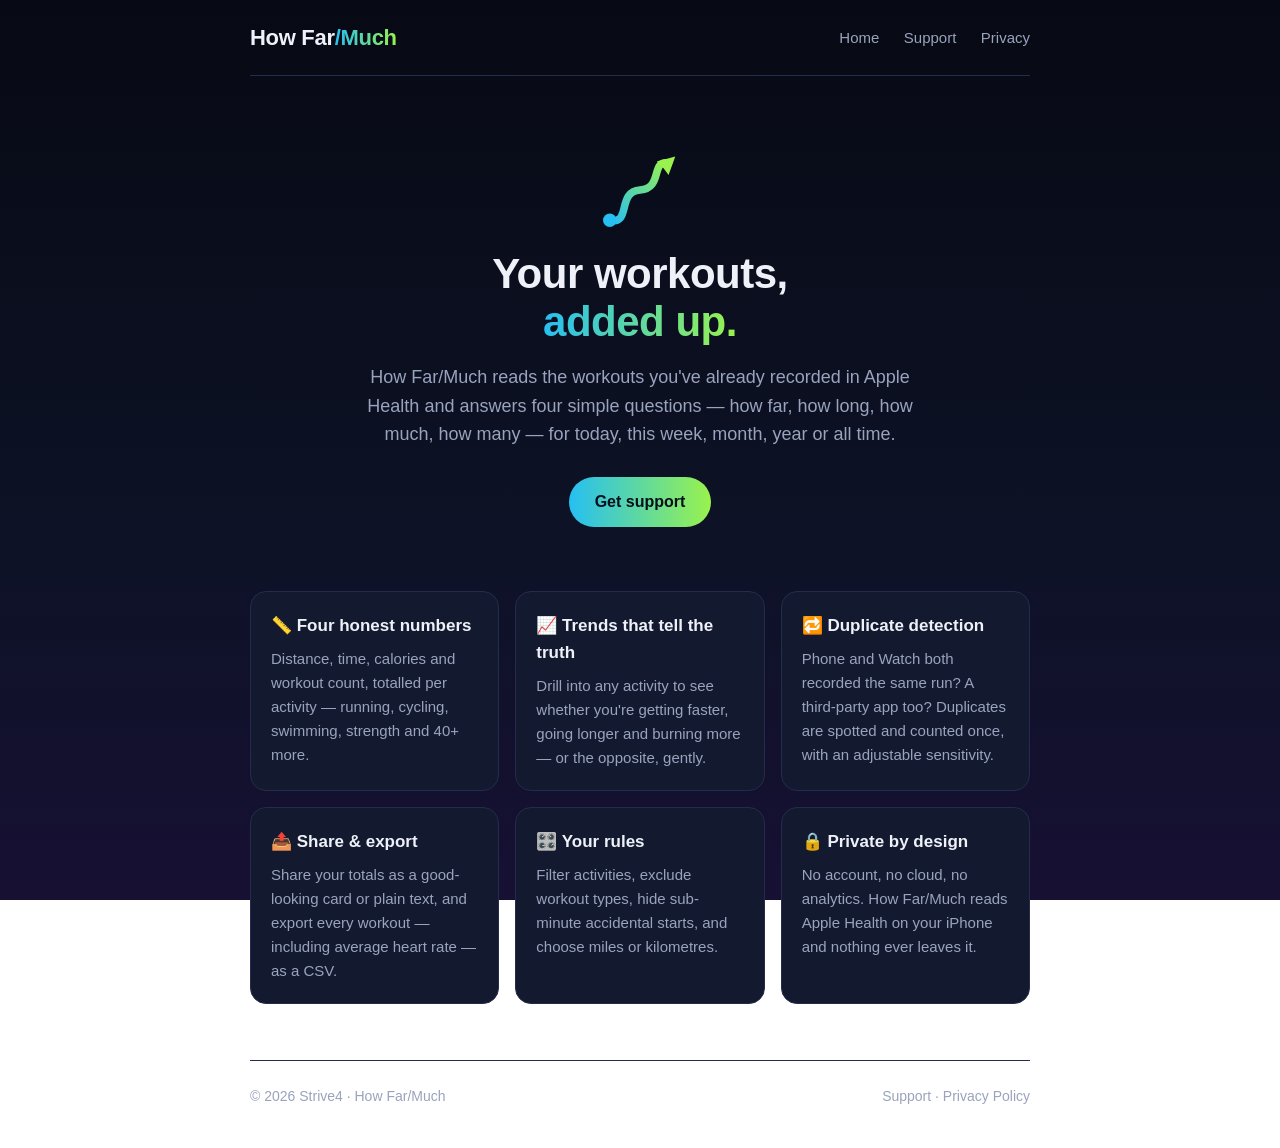
<file: docs/index.html>
<!DOCTYPE html>
<html lang="en">
<head>
  <meta charset="UTF-8" />
  <meta name="viewport" content="width=device-width, initial-scale=1.0" />
  <title>How Far/Much — your workouts, added up</title>
  <meta name="description" content="How Far/Much reads your workouts from Apple Health and adds them up — how far, how long, how much and how many — with trends, duplicate detection and CSV export. Everything stays on your iPhone." />
  <link rel="stylesheet" href="styles.css" />
</head>
<body>
  <div class="wrap">
    <header class="site">
      <div class="logo">How Far<span>/Much</span></div>
      <nav class="site">
        <a href="index.html">Home</a>
        <a href="support.html">Support</a>
        <a href="privacy.html">Privacy</a>
      </nav>
    </header>

    <section class="hero">
      <svg class="hero-mark" viewBox="0 0 100 100" xmlns="http://www.w3.org/2000/svg" aria-hidden="true">
        <defs>
          <linearGradient id="route" x1="0" y1="1" x2="1" y2="0">
            <stop offset="0" stop-color="#26bff2" />
            <stop offset="1" stop-color="#99f24d" />
          </linearGradient>
        </defs>
        <path d="M14 86 C40 92, 22 52, 50 50 S 62 14, 84 18" fill="none"
              stroke="url(#route)" stroke-width="9" stroke-linecap="round" />
        <circle cx="14" cy="86" r="8" fill="#26bff2" />
        <path d="M92 10 L70 16 L78 24 L84 32 Z" fill="#99f24d" />
      </svg>
      <h1>Your workouts,<br /><em>added up.</em></h1>
      <p>How Far/Much reads the workouts you've already recorded in Apple Health and answers four simple questions — how far, how long, how much, how many — for today, this week, month, year or all time.</p>
      <a class="btn" href="support.html">Get support</a>
    </section>

    <section class="features">
      <div class="card">
        <h3>📏 Four honest numbers</h3>
        <p>Distance, time, calories and workout count, totalled per activity — running, cycling, swimming, strength and 40+ more.</p>
      </div>
      <div class="card">
        <h3>📈 Trends that tell the truth</h3>
        <p>Drill into any activity to see whether you're getting faster, going longer and burning more — or the opposite, gently.</p>
      </div>
      <div class="card">
        <h3>🔁 Duplicate detection</h3>
        <p>Phone and Watch both recorded the same run? A third-party app too? Duplicates are spotted and counted once, with an adjustable sensitivity.</p>
      </div>
      <div class="card">
        <h3>📤 Share &amp; export</h3>
        <p>Share your totals as a good-looking card or plain text, and export every workout — including average heart rate — as a CSV.</p>
      </div>
      <div class="card">
        <h3>🎛️ Your rules</h3>
        <p>Filter activities, exclude workout types, hide sub-minute accidental starts, and choose miles or kilometres.</p>
      </div>
      <div class="card">
        <h3>🔒 Private by design</h3>
        <p>No account, no cloud, no analytics. How Far/Much reads Apple Health on your iPhone and nothing ever leaves it.</p>
      </div>
    </section>
  </div>

  <div class="wrap">
    <footer class="site">
      <div>© 2026 Strive4 · How Far/Much</div>
      <div>
        <a href="support.html">Support</a> ·
        <a href="privacy.html">Privacy Policy</a>
      </div>
    </footer>
  </div>
</body>
</html>
</file>
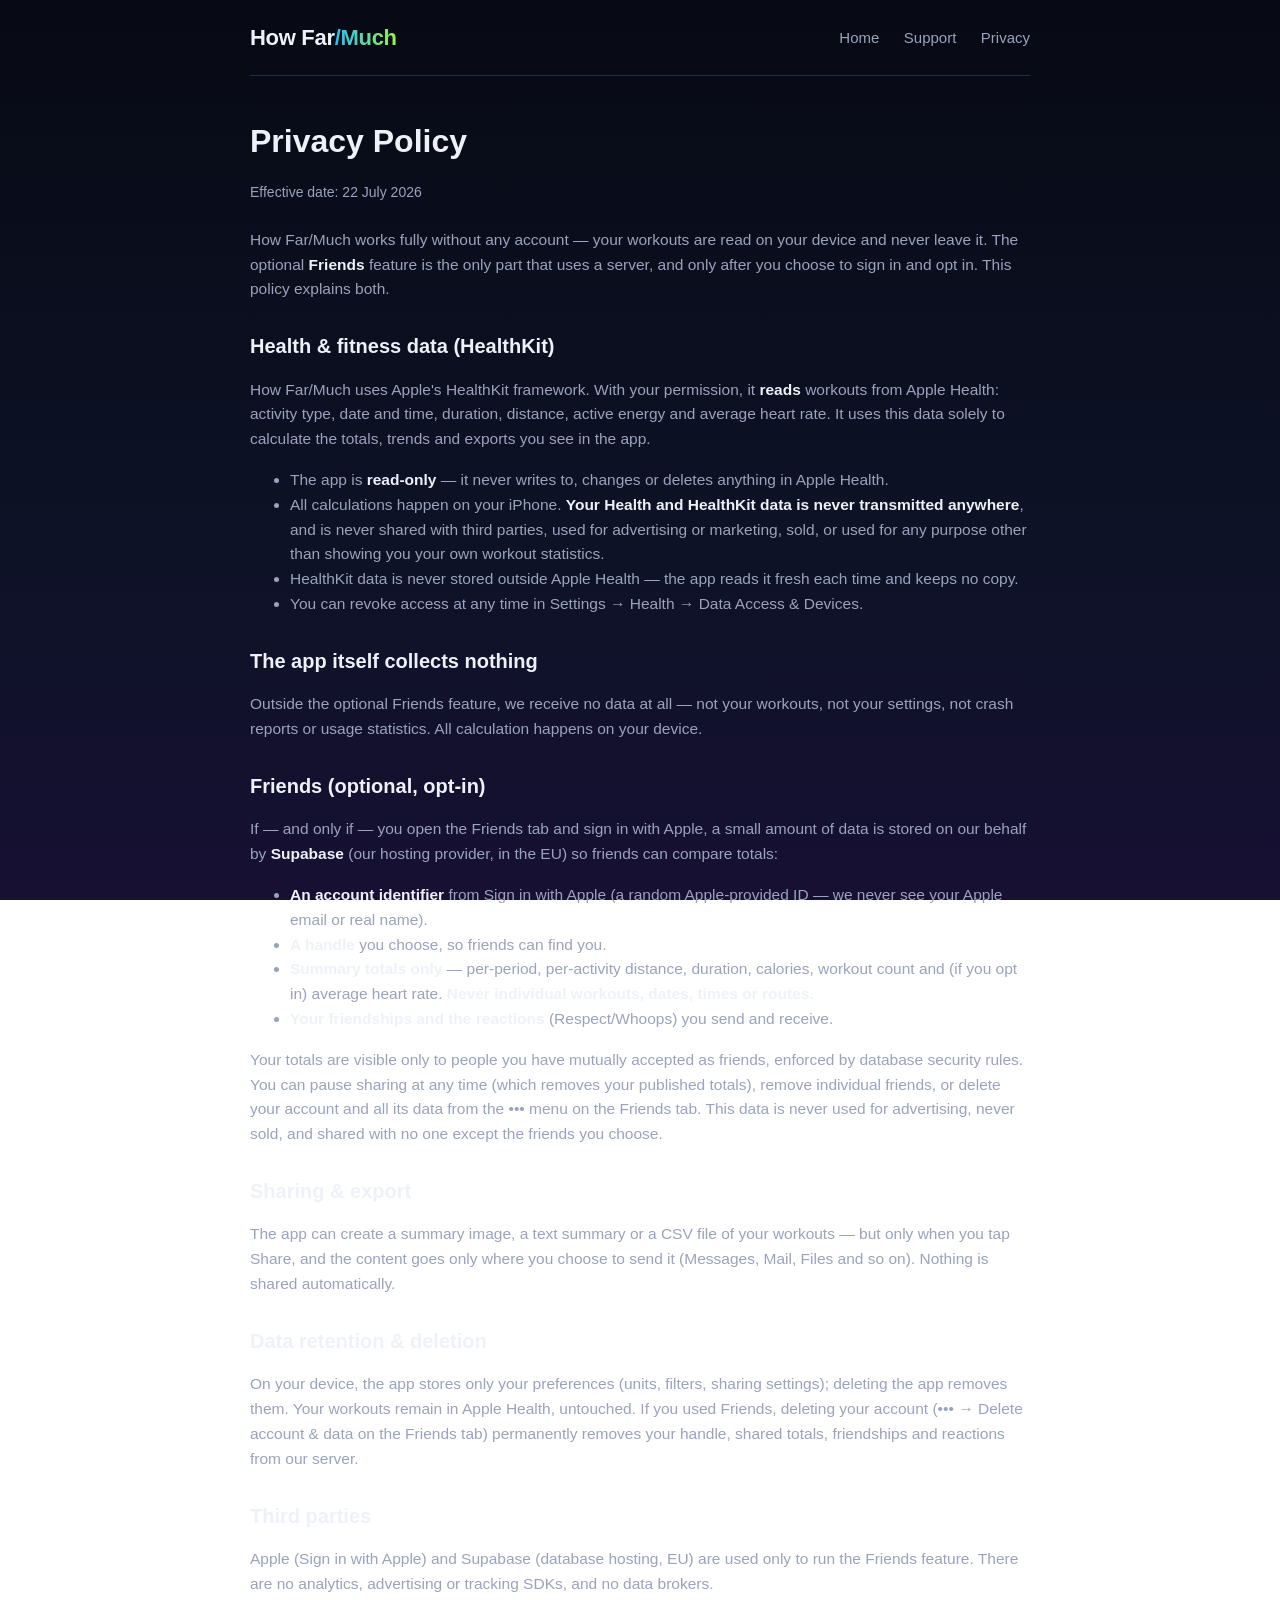
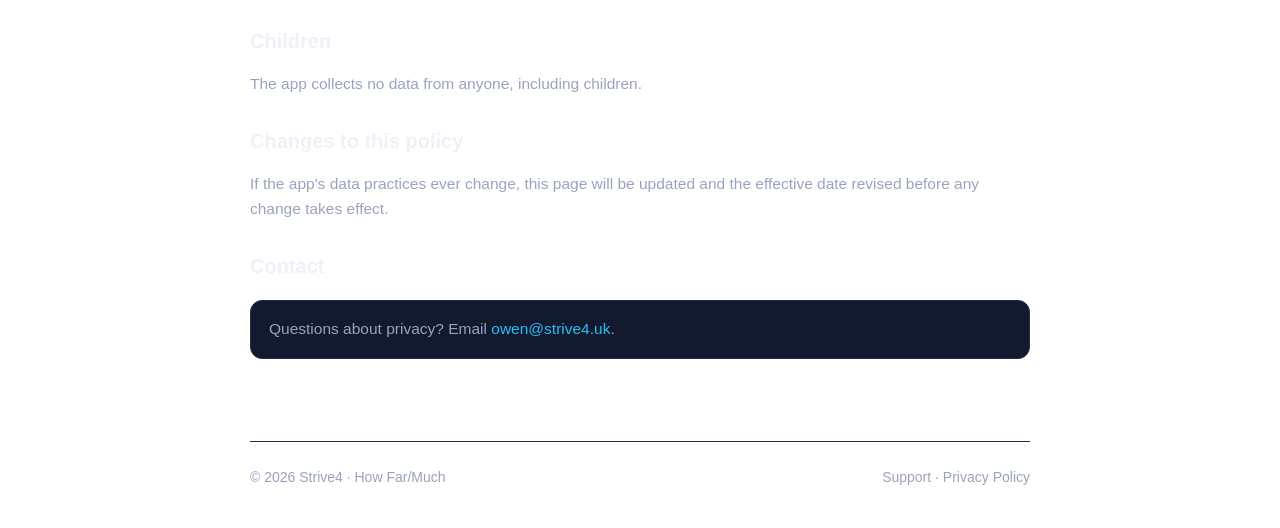
<file: docs/privacy.html>
<!DOCTYPE html>
<html lang="en">
<head>
  <meta charset="UTF-8" />
  <meta name="viewport" content="width=device-width, initial-scale=1.0" />
  <title>Privacy Policy — How Far/Much</title>
  <meta name="description" content="How Far/Much privacy policy. Your Health data never leaves your device." />
  <link rel="stylesheet" href="styles.css" />
</head>
<body>
  <div class="wrap">
    <header class="site">
      <div class="logo">How Far<span>/Much</span></div>
      <nav class="site">
        <a href="index.html">Home</a>
        <a href="support.html">Support</a>
        <a href="privacy.html">Privacy</a>
      </nav>
    </header>

    <section class="content">
      <h1>Privacy Policy</h1>
      <p class="updated">Effective date: 22 July 2026</p>

      <p>How Far/Much works fully without any account — your workouts are read on your device and never leave it. The optional <strong>Friends</strong> feature is the only part that uses a server, and only after you choose to sign in and opt in. This policy explains both.</p>

      <h2>Health &amp; fitness data (HealthKit)</h2>
      <p>How Far/Much uses Apple's HealthKit framework. With your permission, it <strong>reads</strong> workouts from Apple Health: activity type, date and time, duration, distance, active energy and average heart rate. It uses this data solely to calculate the totals, trends and exports you see in the app.</p>
      <ul>
        <li>The app is <strong>read-only</strong> — it never writes to, changes or deletes anything in Apple Health.</li>
        <li>All calculations happen on your iPhone. <strong>Your Health and HealthKit data is never transmitted anywhere</strong>, and is never shared with third parties, used for advertising or marketing, sold, or used for any purpose other than showing you your own workout statistics.</li>
        <li>HealthKit data is never stored outside Apple Health — the app reads it fresh each time and keeps no copy.</li>
        <li>You can revoke access at any time in Settings → Health → Data Access &amp; Devices.</li>
      </ul>

      <h2>The app itself collects nothing</h2>
      <p>Outside the optional Friends feature, we receive no data at all — not your workouts, not your settings, not crash reports or usage statistics. All calculation happens on your device.</p>

      <h2>Friends (optional, opt-in)</h2>
      <p>If — and only if — you open the Friends tab and sign in with Apple, a small amount of data is stored on our behalf by <strong>Supabase</strong> (our hosting provider, in the EU) so friends can compare totals:</p>
      <ul>
        <li><strong>An account identifier</strong> from Sign in with Apple (a random Apple-provided ID — we never see your Apple email or real name).</li>
        <li><strong>A handle</strong> you choose, so friends can find you.</li>
        <li><strong>Summary totals only</strong> — per-period, per-activity distance, duration, calories, workout count and (if you opt in) average heart rate. <strong>Never individual workouts, dates, times or routes.</strong></li>
        <li><strong>Your friendships and the reactions</strong> (Respect/Whoops) you send and receive.</li>
      </ul>
      <p>Your totals are visible only to people you have mutually accepted as friends, enforced by database security rules. You can pause sharing at any time (which removes your published totals), remove individual friends, or delete your account and all its data from the ••• menu on the Friends tab. This data is never used for advertising, never sold, and shared with no one except the friends you choose.</p>

      <h2>Sharing &amp; export</h2>
      <p>The app can create a summary image, a text summary or a CSV file of your workouts — but only when you tap Share, and the content goes only where you choose to send it (Messages, Mail, Files and so on). Nothing is shared automatically.</p>

      <h2>Data retention &amp; deletion</h2>
      <p>On your device, the app stores only your preferences (units, filters, sharing settings); deleting the app removes them. Your workouts remain in Apple Health, untouched. If you used Friends, deleting your account (••• → Delete account &amp; data on the Friends tab) permanently removes your handle, shared totals, friendships and reactions from our server.</p>

      <h2>Third parties</h2>
      <p>Apple (Sign in with Apple) and Supabase (database hosting, EU) are used only to run the Friends feature. There are no analytics, advertising or tracking SDKs, and no data brokers.</p>

      <h2>Children</h2>
      <p>The app collects no data from anyone, including children.</p>

      <h2>Changes to this policy</h2>
      <p>If the app's data practices ever change, this page will be updated and the effective date revised before any change takes effect.</p>

      <h2>Contact</h2>
      <div class="contact-box">
        <p style="margin: 0;">Questions about privacy? Email <a href="mailto:owen@strive4.uk">owen@strive4.uk</a>.</p>
      </div>
    </section>
  </div>

  <div class="wrap">
    <footer class="site">
      <div>© 2026 Strive4 · How Far/Much</div>
      <div>
        <a href="support.html">Support</a> ·
        <a href="privacy.html">Privacy Policy</a>
      </div>
    </footer>
  </div>
</body>
</html>
</file>
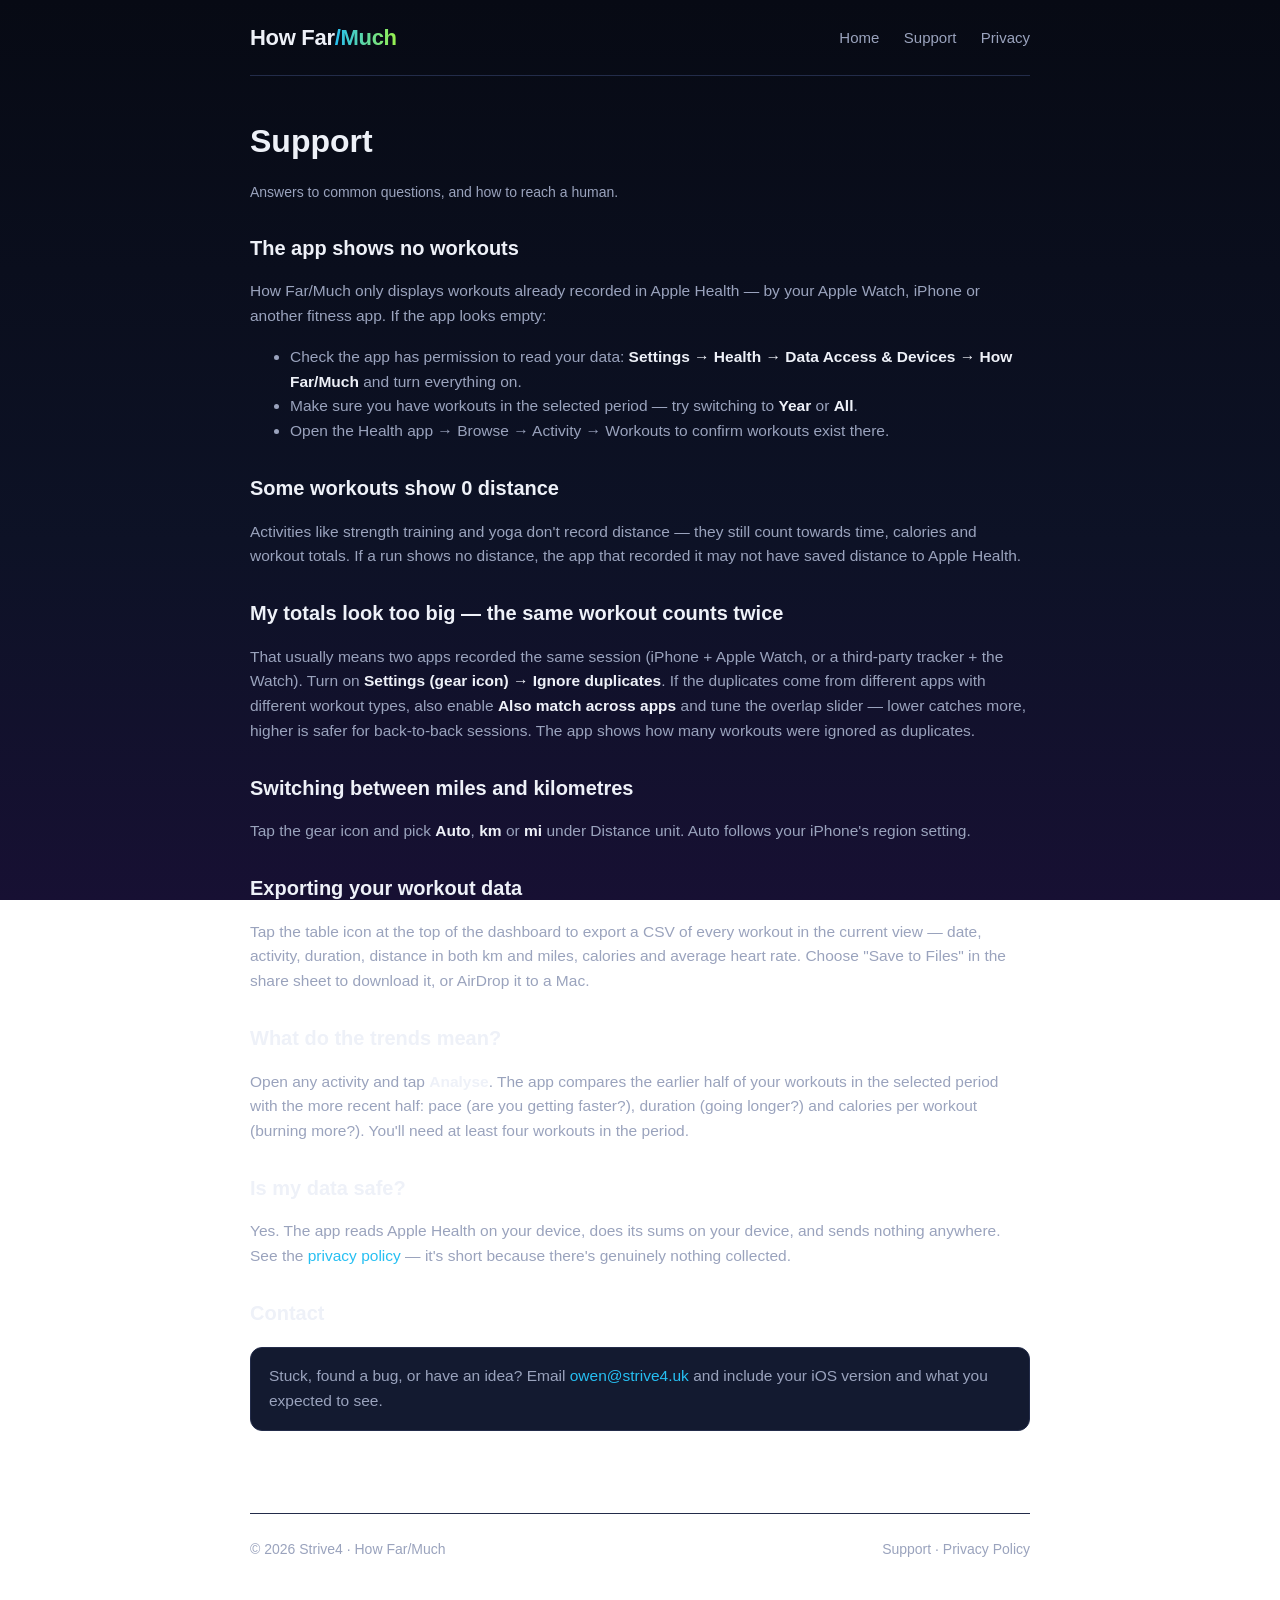
<file: docs/support.html>
<!DOCTYPE html>
<html lang="en">
<head>
  <meta charset="UTF-8" />
  <meta name="viewport" content="width=device-width, initial-scale=1.0" />
  <title>Support — How Far/Much</title>
  <meta name="description" content="Help and frequently asked questions for How Far/Much." />
  <link rel="stylesheet" href="styles.css" />
</head>
<body>
  <div class="wrap">
    <header class="site">
      <div class="logo">How Far<span>/Much</span></div>
      <nav class="site">
        <a href="index.html">Home</a>
        <a href="support.html">Support</a>
        <a href="privacy.html">Privacy</a>
      </nav>
    </header>

    <section class="content">
      <h1>Support</h1>
      <p class="updated">Answers to common questions, and how to reach a human.</p>

      <h2>The app shows no workouts</h2>
      <p>How Far/Much only displays workouts already recorded in Apple Health — by your Apple Watch, iPhone or another fitness app. If the app looks empty:</p>
      <ul>
        <li>Check the app has permission to read your data: <strong>Settings → Health → Data Access &amp; Devices → How Far/Much</strong> and turn everything on.</li>
        <li>Make sure you have workouts in the selected period — try switching to <strong>Year</strong> or <strong>All</strong>.</li>
        <li>Open the Health app → Browse → Activity → Workouts to confirm workouts exist there.</li>
      </ul>

      <h2>Some workouts show 0 distance</h2>
      <p>Activities like strength training and yoga don't record distance — they still count towards time, calories and workout totals. If a run shows no distance, the app that recorded it may not have saved distance to Apple Health.</p>

      <h2>My totals look too big — the same workout counts twice</h2>
      <p>That usually means two apps recorded the same session (iPhone + Apple Watch, or a third-party tracker + the Watch). Turn on <strong>Settings (gear icon) → Ignore duplicates</strong>. If the duplicates come from different apps with different workout types, also enable <strong>Also match across apps</strong> and tune the overlap slider — lower catches more, higher is safer for back-to-back sessions. The app shows how many workouts were ignored as duplicates.</p>

      <h2>Switching between miles and kilometres</h2>
      <p>Tap the gear icon and pick <strong>Auto</strong>, <strong>km</strong> or <strong>mi</strong> under Distance unit. Auto follows your iPhone's region setting.</p>

      <h2>Exporting your workout data</h2>
      <p>Tap the table icon at the top of the dashboard to export a CSV of every workout in the current view — date, activity, duration, distance in both km and miles, calories and average heart rate. Choose "Save to Files" in the share sheet to download it, or AirDrop it to a Mac.</p>

      <h2>What do the trends mean?</h2>
      <p>Open any activity and tap <strong>Analyse</strong>. The app compares the earlier half of your workouts in the selected period with the more recent half: pace (are you getting faster?), duration (going longer?) and calories per workout (burning more?). You'll need at least four workouts in the period.</p>

      <h2>Is my data safe?</h2>
      <p>Yes. The app reads Apple Health on your device, does its sums on your device, and sends nothing anywhere. See the <a href="privacy.html">privacy policy</a> — it's short because there's genuinely nothing collected.</p>

      <h2>Contact</h2>
      <div class="contact-box">
        <p style="margin: 0;">Stuck, found a bug, or have an idea? Email <a href="mailto:owen@strive4.uk">owen@strive4.uk</a> and include your iOS version and what you expected to see.</p>
      </div>
    </section>
  </div>

  <div class="wrap">
    <footer class="site">
      <div>© 2026 Strive4 · How Far/Much</div>
      <div>
        <a href="support.html">Support</a> ·
        <a href="privacy.html">Privacy Policy</a>
      </div>
    </footer>
  </div>
</body>
</html>
</file>
<file: docs/styles.css>
:root {
  --bg: #0a0e1d;
  --panel: #131a30;
  --border: #232c4a;
  --text: #eef1f8;
  --muted: #9aa3bd;
  --cyan: #26bff2;
  --lime: #99f24d;
}

* { box-sizing: border-box; }

html { scroll-behavior: smooth; }

body {
  margin: 0;
  font-family: -apple-system, BlinkMacSystemFont, "Segoe UI", Roboto, Helvetica, Arial, sans-serif;
  background: linear-gradient(180deg, #070a14 0%, #0d1226 60%, #171033 100%);
  background-attachment: fixed;
  color: var(--text);
  line-height: 1.6;
  -webkit-font-smoothing: antialiased;
}

a { color: var(--cyan); text-decoration: none; }
a:hover { text-decoration: underline; }

.wrap { max-width: 820px; margin: 0 auto; padding: 0 20px; }

header.site {
  display: flex;
  align-items: center;
  justify-content: space-between;
  padding: 20px 0;
  border-bottom: 1px solid var(--border);
}

.logo {
  font-size: 22px;
  font-weight: 800;
  letter-spacing: -0.3px;
}
.logo span {
  background: linear-gradient(90deg, var(--cyan), var(--lime));
  -webkit-background-clip: text;
  background-clip: text;
  color: transparent;
}

nav.site a {
  color: var(--muted);
  margin-left: 20px;
  font-size: 15px;
  font-weight: 500;
}
nav.site a:hover { color: var(--text); text-decoration: none; }

.hero { padding: 72px 0 40px; text-align: center; }
.hero h1 { font-size: 42px; line-height: 1.15; margin: 0 0 16px; letter-spacing: -0.5px; }
.hero h1 em {
  font-style: normal;
  background: linear-gradient(90deg, var(--cyan), var(--lime));
  -webkit-background-clip: text;
  background-clip: text;
  color: transparent;
}
.hero p { font-size: 18px; color: var(--muted); max-width: 580px; margin: 0 auto 28px; }

.hero-mark { width: 84px; height: 84px; margin: 0 auto 18px; display: block; }

.btn {
  display: inline-block;
  background: linear-gradient(90deg, var(--cyan), var(--lime));
  color: #06101c;
  font-weight: 700;
  padding: 12px 26px;
  border-radius: 999px;
}
.btn:hover { filter: brightness(1.1); text-decoration: none; }

.features {
  display: grid;
  grid-template-columns: repeat(auto-fit, minmax(220px, 1fr));
  gap: 16px;
  padding: 24px 0 56px;
}

.card {
  background: var(--panel);
  border: 1px solid var(--border);
  border-radius: 16px;
  padding: 20px;
}
.card h3 { margin: 0 0 8px; font-size: 17px; }
.card p { margin: 0; color: var(--muted); font-size: 15px; }

.content { padding: 40px 0 64px; }
.content h1 { font-size: 32px; margin: 0 0 6px; }
.content h2 { font-size: 20px; margin: 28px 0 8px; }
.content p, .content li { color: var(--muted); font-size: 15.5px; }
.content .updated { color: var(--muted); font-size: 14px; margin-bottom: 24px; }
.content strong { color: var(--text); }

.contact-box {
  background: var(--panel);
  border: 1px solid var(--border);
  border-radius: 12px;
  padding: 16px 18px;
  margin: 18px 0;
}

footer.site {
  display: flex;
  align-items: center;
  justify-content: space-between;
  padding: 24px 0 40px;
  border-top: 1px solid var(--border);
  color: var(--muted);
  font-size: 14px;
  flex-wrap: wrap;
  gap: 8px;
}
footer.site a { color: var(--muted); }
footer.site a:hover { color: var(--text); }
</file>
